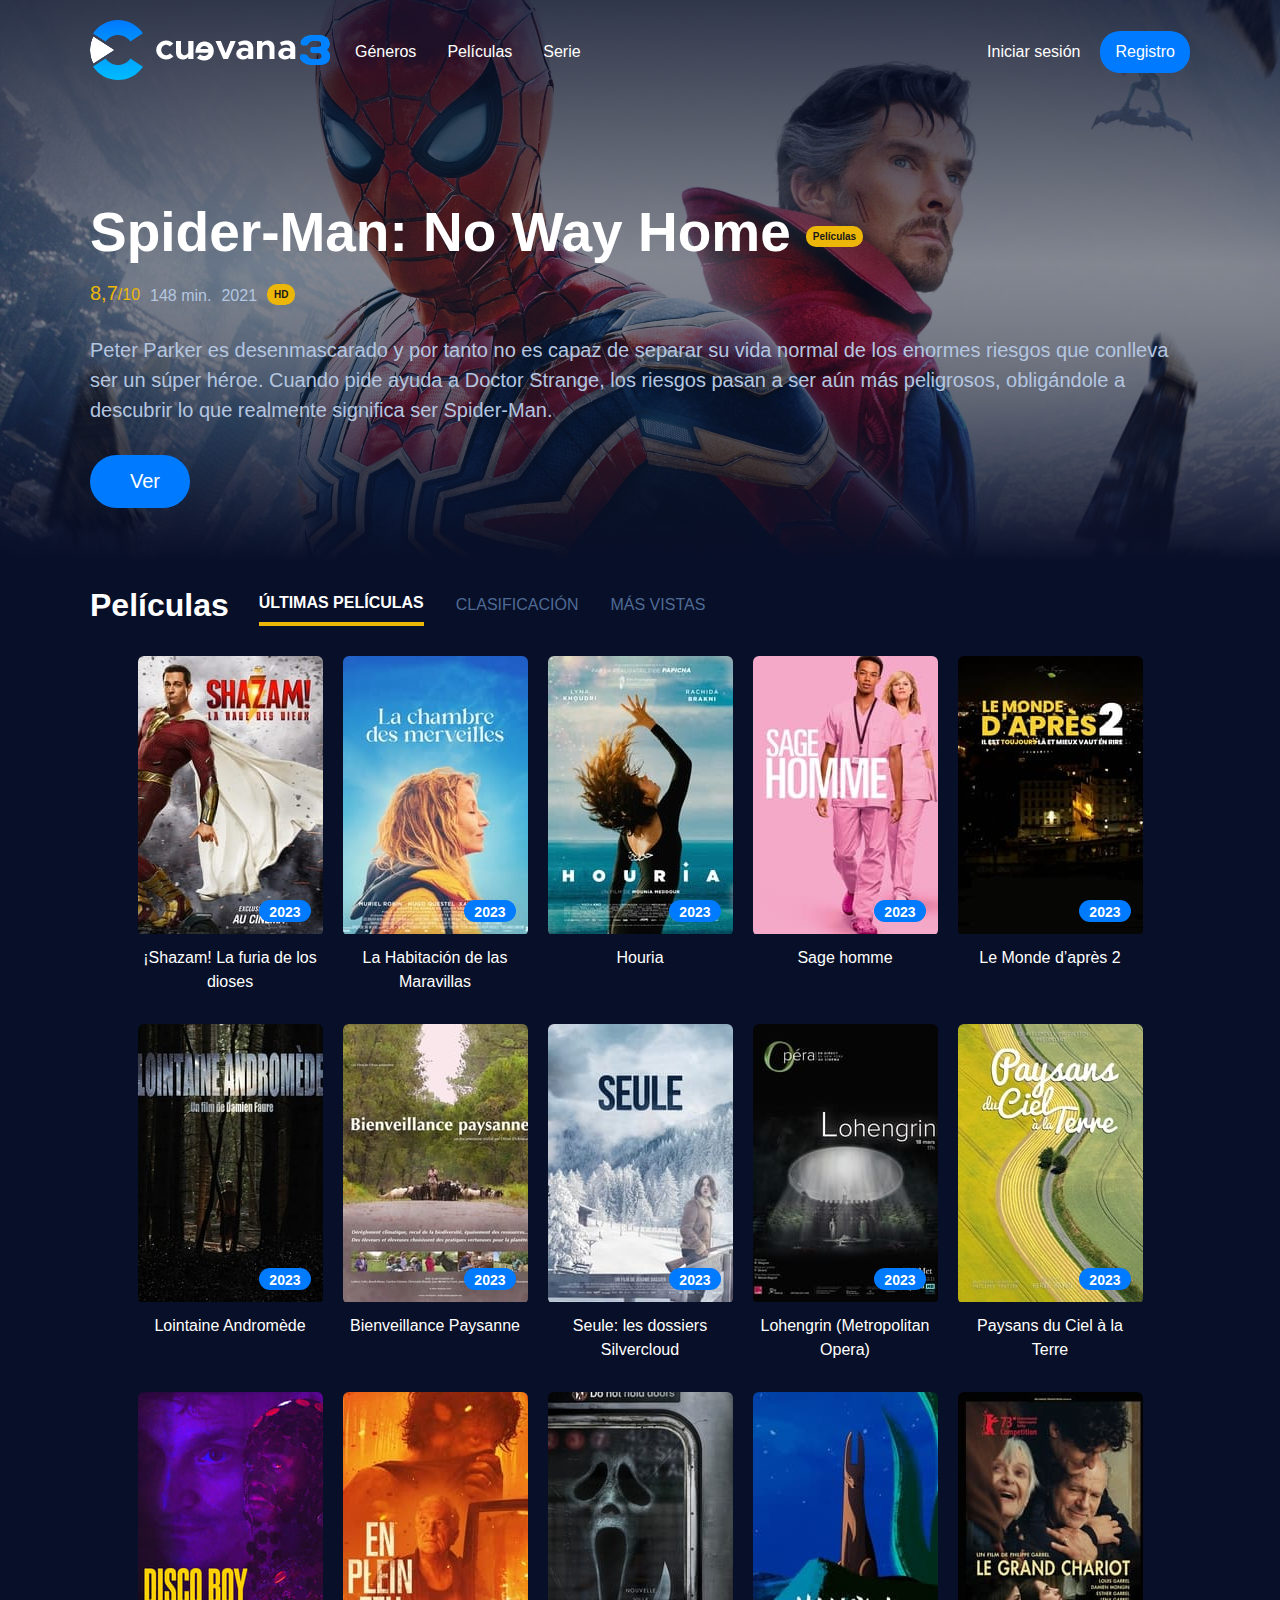
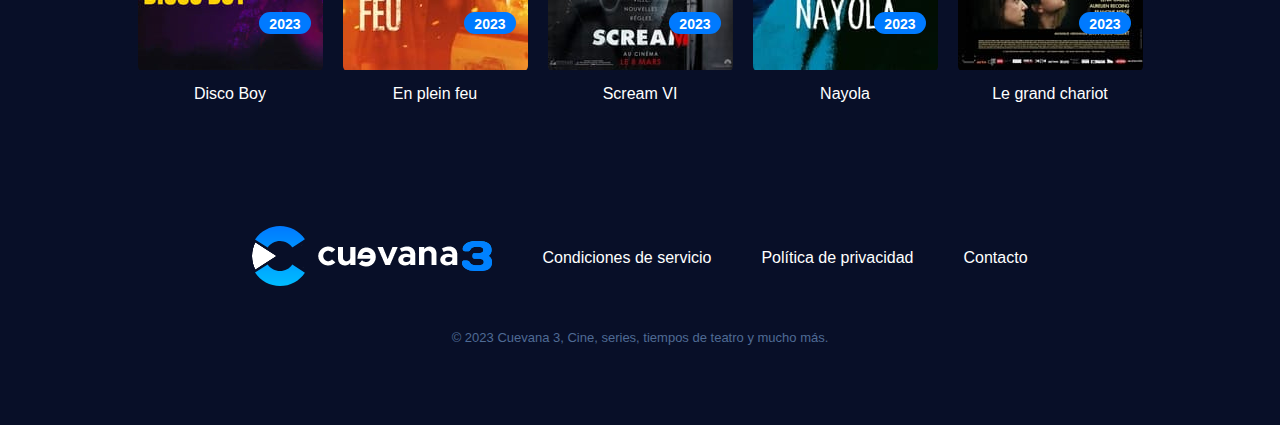
<file: index.html>
<!DOCTYPE html>
<html lang="es">
<head>
    <meta charset="UTF-8">
    <meta http-equiv="X-UA-Compatible" content="IE=edge">
    <meta name="viewport" content="width=device-width, initial-scale=1.0">
    <link rel="stylesheet" href="./assets/css/style.css">
    <link rel="stylesheet" href="https://cdnjs.cloudflare.com/ajax/libs/font-awesome/6.3.0/css/all.min.css" integrity="sha512-SzlrxWUlpfuzQ+pcUCosxcglQRNAq/DZjVsC0lE40xsADsfeQoEypE+enwcOiGjk/bSuGGKHEyjSoQ1zVisanQ==" crossorigin="anonymous" referrerpolicy="no-referrer" />
    <title>Cuevana 3</title>
</head>
<body>
    <div class="container-general">
        <header class="header">
            <div class="header-l">
                <a href="/"><img src="./assets/img/cuevana3-site-blue.png" alt="logo cuevana"></a>
                <ul>
                    <li>Géneros<i class="fa-solid fa-chevron-down"></i></li>
                    <li>Películas<i class="fa-solid fa-chevron-down"></i></li>
                    <li>Serie<i class="fa-solid fa-chevron-down"></i></li>
                </ul>
            </div>
            <div class="header-r">
                <a href="./sign.html" class="sign-in">Iniciar sesión</a>
                <a href="./sign.html" class="sign-up">Registro</a>
            </div>
        </header>

        <div class="banner">
            <figure>
                <img class="img-noway" src="./assets/img/noway.jpg" alt="image from no way home">
            </figure>
            <div class="info-banner">
                <div class="title">
                    <h2>Spider-Man: No Way Home</h2>
                    <p>Películas</p>
                </div>
                <div class="info">
                    <p class="score"><span>8,7</span>/10</p>
                    <p class="min">148 min.</p>
                    <p class="year">2021</p>
                    <p class="quality">HD</p>
                </div>
                <p>Peter Parker es desenmascarado y por tanto no es capaz de separar su vida normal de los enormes riesgos que conlleva ser un súper héroe. Cuando pide ayuda a Doctor Strange, los riesgos pasan a ser aún más peligrosos, obligándole a descubrir lo que realmente significa ser Spider-Man.</p>
                <button class="ver"><i class="fa-solid fa-play"></i>Ver</button>
            </div>
        </div>
        
        <div class="title-movies">
            <h2>Películas</h2>
            <div class="ultimas-peliculas">
                <p>ÚLTIMAS PELÍCULAS</p>
            </div>
            <p>CLASIFICACIÓN</p>
            <p>MÁS VISTAS</p>
        </div>

        <main class="main">
            <div class="card">
                <div class="img-container">
                    <img src="./assets/img/1.jpg" alt="shazam">
                </div>
                <p class="year-card">2023</p>
                <p class="title-card">¡Shazam! La furia de los dioses</p>
            </div>
            <div class="card">
                <div class="img-container">
                    <img src="./assets/img/2.jpg">
                </div>
                <p class="year-card">2023</p>
                <p class="title-card">La Habitación de las Maravillas</p>
            </div>
            <div class="card">
                <div class="img-container">
                    <img src="./assets/img/3.jpg">
                </div>
                <p class="year-card">2023</p>
                <p class="title-card">Houria</p>
            </div>
            <div class="card">
                <div class="img-container">
                    <img src="./assets/img/4.jpg">
                </div>
                <p class="year-card">2023</p>
                <p class="title-card">Sage homme</p>
            </div>
            <div class="card">
                <div class="img-container">
                    <img src="./assets/img/5.jpg">
                </div>
                <p class="year-card">2023</p>
                <p class="title-card">Le Monde d’après 2</p>
            </div>
            <div class="card">
                <div class="img-container">
                    <img src="./assets/img/6.jpg">
                </div>
                <p class="year-card">2023</p>
                <p class="title-card">Lointaine Andromède</p>
            </div>
            <div class="card">
                <div class="img-container">
                    <img src="./assets/img/7.jpg">
                </div>
                <p class="year-card">2023</p>
                <p class="title-card">Bienveillance Paysanne</p>
            </div>
            <div class="card">
                <div class="img-container">
                    <img src="./assets/img/8.jpg">
                </div>
                <p class="year-card">2023</p>
                <p class="title-card">Seule: les dossiers Silvercloud</p>
            </div>
            <div class="card">
                <div class="img-container">
                    <img src="./assets/img/9.jpg">
                </div>
                <p class="year-card">2023</p>
                <p class="title-card">Lohengrin (Metropolitan Opera)</p>
            </div>
            <div class="card">
                <div class="img-container">
                    <img src="./assets/img/10.jpg">
                </div>
                <p class="year-card">2023</p>
                <p class="title-card">Paysans du Ciel à la Terre</p>
            </div>
            <div class="card">
                <div class="img-container">
                    <img src="./assets/img/11.jpg">
                </div>
                <p class="year-card">2023</p>
                <p class="title-card">Disco Boy</p>
            </div>
            <div class="card">
                <div class="img-container">
                    <img src="./assets/img/12.jpg">
                </div>
                <p class="year-card">2023</p>
                <p class="title-card">En plein feu</p>
            </div>
            <div class="card">
                <div class="img-container">
                    <img src="./assets/img/13.jpg">
                </div>
                <p class="year-card">2023</p>
                <p class="title-card">Scream VI</p>
            </div>
            <div class="card">
                <div class="img-container">
                    <img src="./assets/img/14.jpg">
                </div>
                <p class="year-card">2023</p>
                <p class="title-card">Nayola</p>
            </div>
            <div class="card">
                <div class="img-container">
                    <img src="./assets/img/15.jpg">
                </div>
                <p class="year-card">2023</p>
                <p class="title-card">Le grand chariot</p>
            </div>
        </main>

        <footer class="footer">
            <div class="footer-up">
                <a href="/"><img src="./assets/img/cuevana3-site-blue.png" alt="logo cuevana"></a>
                <p>Condiciones de servicio</p>
                <p>Política de privacidad</p>
                <p>Contacto</p>
            </div>
            <div class="footer-bottom">
                <p>© 2023 Cuevana 3, Cine, series, tiempos de teatro y mucho más.</p>
            </div>
        </footer>
    </div>
</body>
</html>
</file>
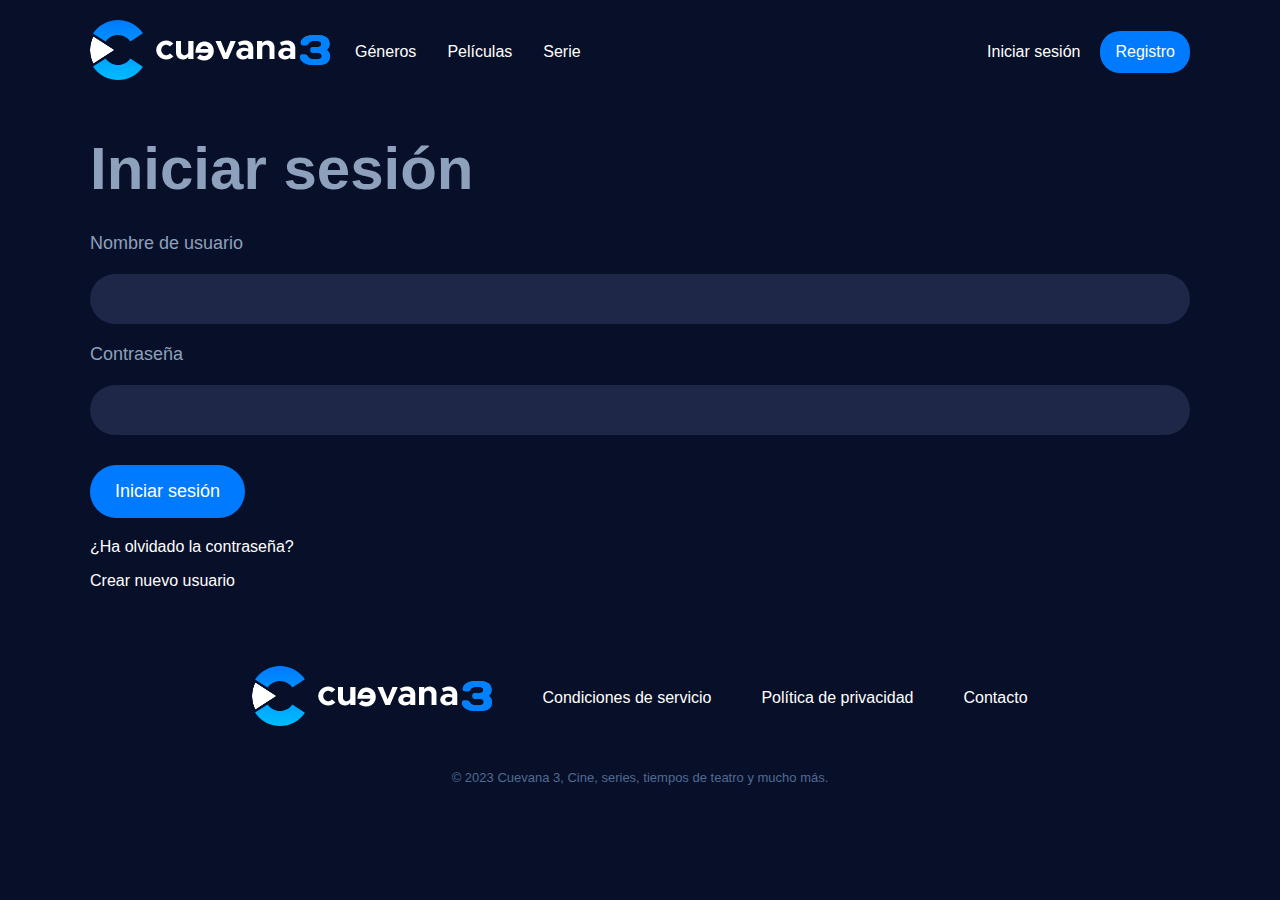
<file: sign.html>
<!DOCTYPE html>
<html lang="es">
<head>
    <meta charset="UTF-8">
    <meta http-equiv="X-UA-Compatible" content="IE=edge">
    <meta name="viewport" content="width=device-width, initial-scale=1.0">
    <link rel="stylesheet" href="./assets/css/style-sign.css">
    <link rel="stylesheet" href="https://cdnjs.cloudflare.com/ajax/libs/font-awesome/6.3.0/css/all.min.css" integrity="sha512-SzlrxWUlpfuzQ+pcUCosxcglQRNAq/DZjVsC0lE40xsADsfeQoEypE+enwcOiGjk/bSuGGKHEyjSoQ1zVisanQ==" crossorigin="anonymous" referrerpolicy="no-referrer" />
    <title>Cuevana 3</title>
</head>
<body>
    <div class="container-general">
        <header class="header">
            <div class="header-l">
                <a href="/"><img src="./assets/img/cuevana3-site-blue.png" alt="logo cuevana"></a>
                <ul>
                    <li>Géneros<i class="fa-solid fa-chevron-down"></i></li>
                    <li>Películas<i class="fa-solid fa-chevron-down"></i></li>
                    <li>Serie<i class="fa-solid fa-chevron-down"></i></li>
                </ul>
            </div>
            <div class="header-r">
                <a href="#" class="sign-in">Iniciar sesión</a>
                <a href="#" class="sign-up">Registro</a>
            </div>
        </header>

        <div class="form-container">
            <h2>Iniciar sesión</h2>
            <form>
                <label for="user">Nombre de usuario</label>
                <input type="text" id="user">
                <label for="pass">Contraseña</label>
                <input type="password" id="pass">
                <button type="submit">Iniciar sesión</button>
            </form>
            <p>¿Ha olvidado la contraseña?</p>
            <p>Crear nuevo usuario</p>
        </div>

        <footer class="footer">
            <div class="footer-up">
                <a href="/"><img src="./assets/img/cuevana3-site-blue.png" alt="logo cuevana"></a>
                <p>Condiciones de servicio</p>
                <p>Política de privacidad</p>
                <p>Contacto</p>
            </div>
            <div class="footer-bottom">
                <p>© 2023 Cuevana 3, Cine, series, tiempos de teatro y mucho más.</p>
            </div>
        </footer>
    </div>
</body>
</html>
</file>
<file: assets/css/style.css>
* {
    margin: 0;
    padding: 0;
    box-sizing: border-box;
    font-family: Arial, Helvetica, sans-serif;
    color: white;
}

body {
    background-color: #080f28;
}

.container-general {
    display: grid;
    width: 100%;
    justify-content: center;
    grid-template-areas:
    "header"
    "banner"
    "main"
    "footer";
}

/* HEADER */

.header {
    display: flex;
    justify-content: space-between;
    grid-area: header;
    width: 1100px;
    padding-top: 20px;
}

.header-l, 
.header-r, 
ul {
    display: flex;
    align-items: center;
}

.header-l > img {
    cursor: pointer;
}

li {
    list-style: none;
    margin-left: 25px;
    cursor: pointer;
}

li:hover {
    color: #007aff
}

.fa-chevron-down {
    margin-left: 6px;
    font-size: 10px;
    color: #007aff;
}

.sign-up {
    background-color: #007aff;
    padding: 12px 15px;
    border-radius: 20px;
    margin-left: 20px;
    text-decoration: none;
    cursor: pointer;
    transition: all .2s ease-in-out
}

.sign-in {
    text-decoration: none;
    cursor: pointer;
    transition: all .2s ease-in-out
}

.sign-up:hover,
.sign-in:hover {
    transform: scale(1.05)
}

/* BANNER */

.banner {
    grid-area: banner;
    position: absolute;
    display: flex;
    justify-content: center;
    top: 0;
    width: 100%;
    z-index: -1;
}

figure {
    position: relative;
    top: -60px;
    height: 660px;
    overflow: hidden;
    z-index: -10;
}

.img-noway {
    width: 100%;
}

.banner::after {
    background: 
    linear-gradient(to top,rgba(8,15,40,0) 0%,rgba(8,15,40,1) 120%),
    linear-gradient(to bottom,rgba(8,15,40,0) 40%,rgba(8,15,40,1) 85%);
    content: '';
    position: absolute;
    left: 0;
    bottom: 0;
    right: 0;
    height: 100%;
    pointer-events: none;
    z-index: -1;
}

.info-banner {
    width: 1100px;
    position: absolute;
    top: 200px;
    z-index: 1;
}

.title {
    display: flex;
    align-items: center;
    transition: all .2s ease-in-out;
}

.title:hover {
    cursor: pointer;
    transform: scale(1.02)
}

.title h2 {
    font-size: 55px;
    margin-bottom: 18px;
}

.title p {
    color: #1a1818;
    font-size: 10px;
    font-weight: bold;
    background-color: #edb709;
    padding: 5px 7px;
    border-radius: 10px;
    margin-top: -10px;
    margin-left: 15px;
}

.info {
    display: flex;
    align-items: flex-end;
}

.score, .score span {
    color: #edb709;
}

.score span {
    font-size: 20px;
}

.min, .year {
    color: #b4c6e0;
    margin-left: 10px;
}

.quality {
    margin-left: 10px;
    color: #1a1818;
    font-size: 10px;
    font-weight: bold;
    background-color: #edb709;
    padding: 5px 7px;
    border-radius: 10px;
}

.info-banner > p {
    font-size: 20px;
    color: #b4c6e0;
    margin: 30px 0;
    line-height: 1.5em;
}

.ver {
    font-size: 20px;
    background-color: #007aff;
    padding: 15px 30px;
    border: none;
    border-radius: 30px;
    transition: all .2s ease-in-out
}

.ver:hover {
    cursor: pointer;
    transform: scale(1.05)
}

.fa-play {
    margin-right: 10px;
}

.title-movies {
    position: relative;
    display: flex;
    align-items: center;
    top: 500px;
}

.title-movies h2 {
    font-size: 32px;
    margin-right: 30px;
}

.title-movies p {
    margin-right: 32px;
    color: #4f6b95;
    cursor: pointer;
}

.ultimas-peliculas > p {
    font-weight: bold;
    color: white;
    border-bottom: 4px solid #edb709;
    margin-top: 10px;
    padding-bottom: 10px;
}

/* MAIN */

.main {
    grid-area: main;
    display: flex;
    justify-content: center;
    flex-wrap: wrap;
    gap: 30px 20px;
    position: relative;
    top: 530px;
    width: 1100px;
}

.img-container {
    height: 280px;
    border-radius: 6px;
    overflow: hidden;
}

.card {
    position: relative;
    width: 185px;
    cursor: pointer;
}

.year-card {
    font-weight: bold;
    font-size: 14px;
    position: absolute;
    bottom: 72px;
    right: 12px;
    background-color: #007aff;
    border-radius: 14px;
    padding: 4px 10px 2px;
}

.title-card {
    margin-top: 10px;
    text-align: center;
    line-height: 1.5em;
}

.card:hover .title-card {
    color: #007aff
}

.card:hover {
    scale: 1.05;
    transition: all .2s ease-in-out
}

/* FOOTER */

.footer {
    grid-area: footer;
    position: relative;
    top: 650px;
    width: 1100px;
}

.footer-up {
    display: flex;
    justify-content: center;
    align-items: center;
    margin-bottom: 40px;
}

.footer-up p {
    margin-left: 50px;
}

.footer-up p:hover {
    cursor: pointer;
    color: #007aff;
}

.footer-bottom {
    display: flex;
    justify-content: center;
    margin-bottom: 80px;
    font-size: 13px;
}

.footer-bottom p {
    color: #4f6b95;
}

/* SIGN */

.form-container * {
    display: block;
}

.form-container h2 {
    font-size: 60px;
    color: #8da0bc;
    margin-top: 50px;
    margin-bottom: 30px;
}

form label {
    font-size: 18px;
    color: #8da0bc;
    margin-bottom: 20px;
}

form input {
    width: 100%;
    height: 50px;
    background-color: #1e2747;
    border: none;
    border-radius: 30px;
    margin-bottom: 20px;
    padding-left: 20px;
}

form button {
    font-size: 18px;
    background-color: #007aff;
    padding: 16px 25px;
    border: none;
    border-radius: 30px;
    cursor: pointer;
    margin-top: 30px;
    margin-bottom: 20px;
}

form button:hover {
    opacity: 0.9;
}

.form-container p {
    margin-bottom: 16px;
}

.form-container p:hover {
    color: #007aff;
    cursor: pointer;
}
</file>
<file: assets/css/style-sign.css>
* {
    margin: 0;
    padding: 0;
    box-sizing: border-box;
    font-family: Arial, Helvetica, sans-serif;
    color: white;
}

body {
    background-color: #080f28;
}

.container-general {
    display: grid;
    width: 100%;
    justify-content: center;
    grid-template-areas:
    "header"
    "form"
    "footer";
}

/* HEADER */

.header {
    display: flex;
    justify-content: space-between;
    grid-area: header;
    width: 1100px;
    padding-top: 20px;
}

.header-l, 
.header-r, 
ul {
    display: flex;
    align-items: center;
}

.header-l > img {
    cursor: pointer;
}

li {
    list-style: none;
    margin-left: 25px;
    cursor: pointer;
}

li:hover {
    color: #007aff
}

.fa-chevron-down {
    margin-left: 6px;
    font-size: 10px;
    color: #007aff;
}

.sign-up {
    background-color: #007aff;
    padding: 12px 15px;
    border-radius: 20px;
    margin-left: 20px;
    text-decoration: none;
    cursor: pointer;
    transition: all .2s ease-in-out
}

.sign-in {
    text-decoration: none;
    cursor: pointer;
    transition: all .2s ease-in-out
}

.sign-up:hover,
.sign-in:hover {
    transform: scale(1.05)
}


/* FOOTER */

.footer {
    grid-area: footer;
    position: relative;
    margin-top: 60px;
    width: 1100px;
}

.footer-up {
    display: flex;
    justify-content: center;
    align-items: center;
    margin-bottom: 40px;
}

.footer-up p {
    margin-left: 50px;
}

.footer-up p:hover {
    cursor: pointer;
    color: #007aff;
}

.footer-bottom {
    display: flex;
    justify-content: center;
    margin-bottom: 80px;
    font-size: 13px;
}

.footer-bottom p {
    color: #4f6b95;
}

/* SIGN */

.form-container * {
    display: block;
    grid-area: form;
}

.form-container h2 {
    font-size: 60px;
    color: #8da0bc;
    margin-top: 50px;
    margin-bottom: 30px;
}

form label {
    font-size: 18px;
    color: #8da0bc;
    margin-bottom: 20px;
}

form input {
    width: 100%;
    height: 50px;
    background-color: #1e2747;
    border: none;
    border-radius: 30px;
    margin-bottom: 20px;
    padding-left: 20px;
}

form button {
    font-size: 18px;
    background-color: #007aff;
    padding: 16px 25px;
    border: none;
    border-radius: 30px;
    cursor: pointer;
    margin-top: 30px;
    margin-bottom: 20px;
}

form button:hover {
    opacity: 0.9;
}

.form-container p {
    margin-bottom: 16px;
}

.form-container p:hover {
    color: #007aff;
    cursor: pointer;
}
</file>
